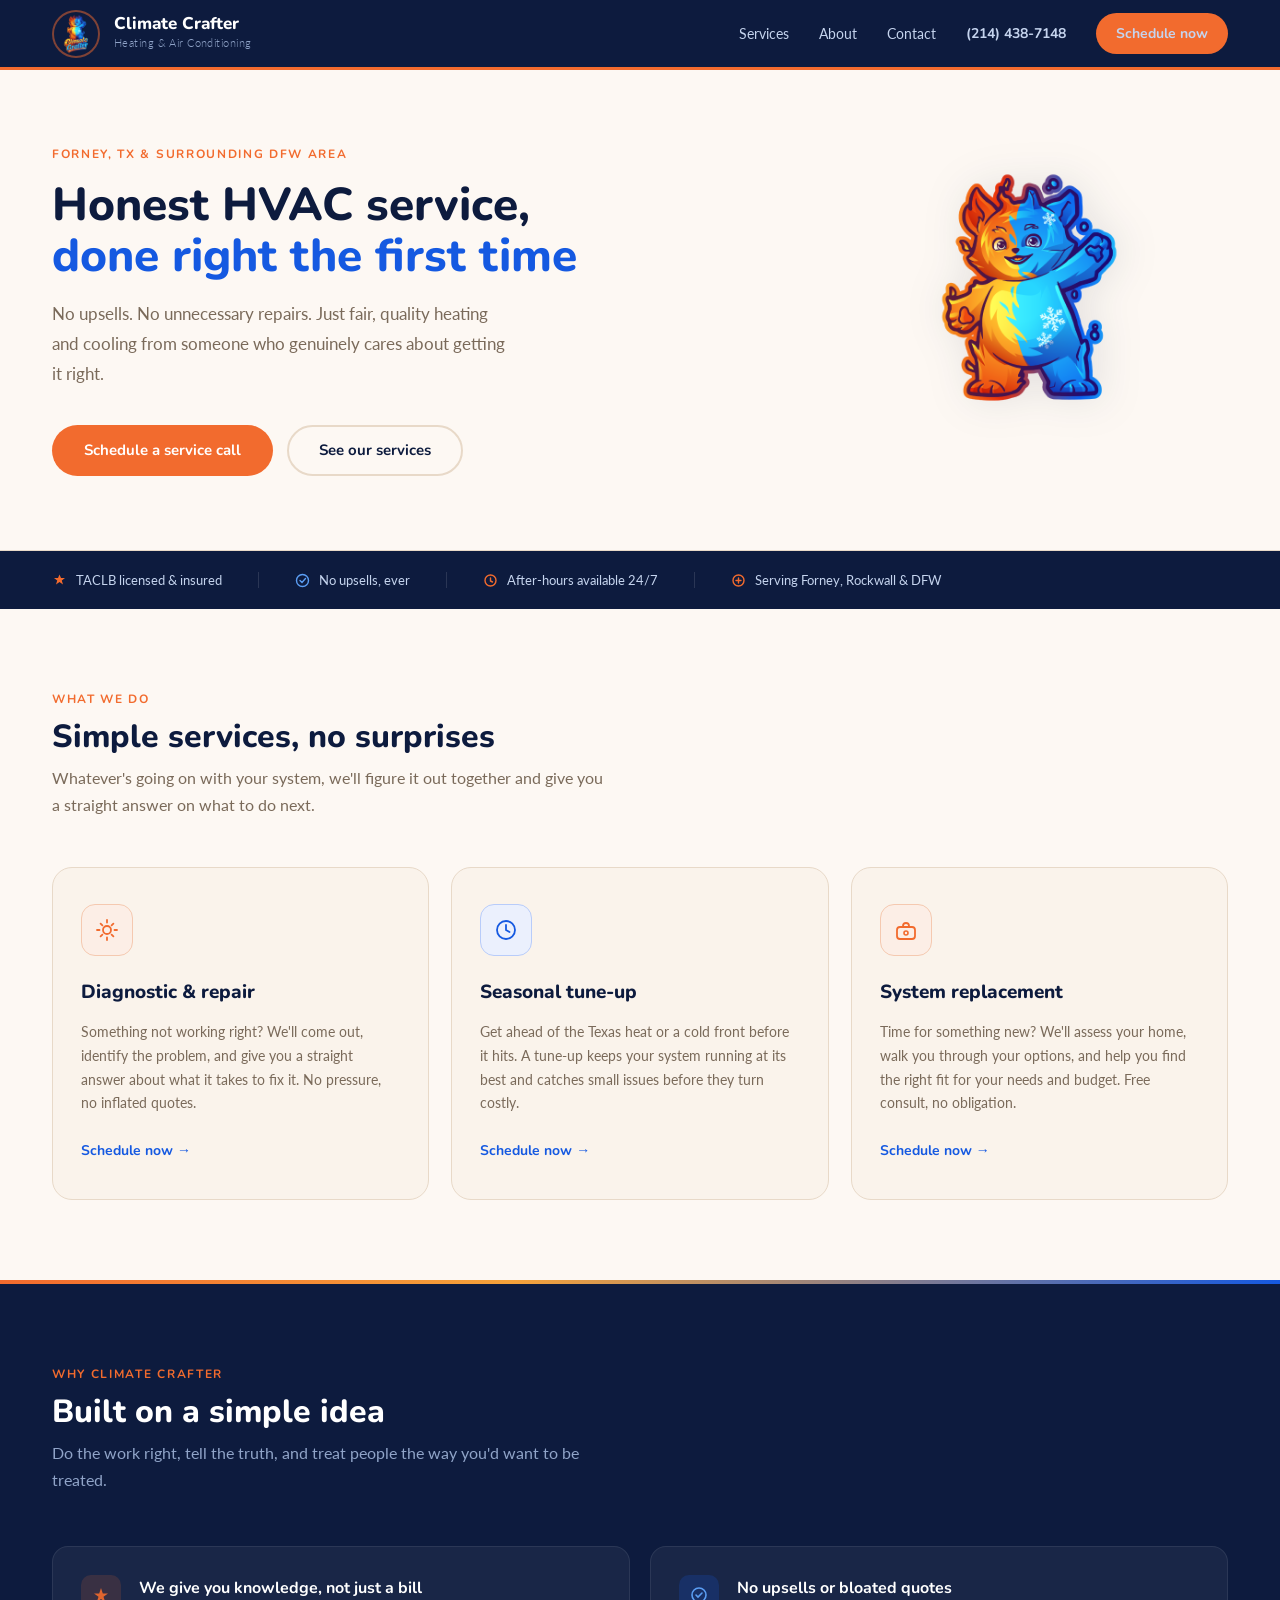
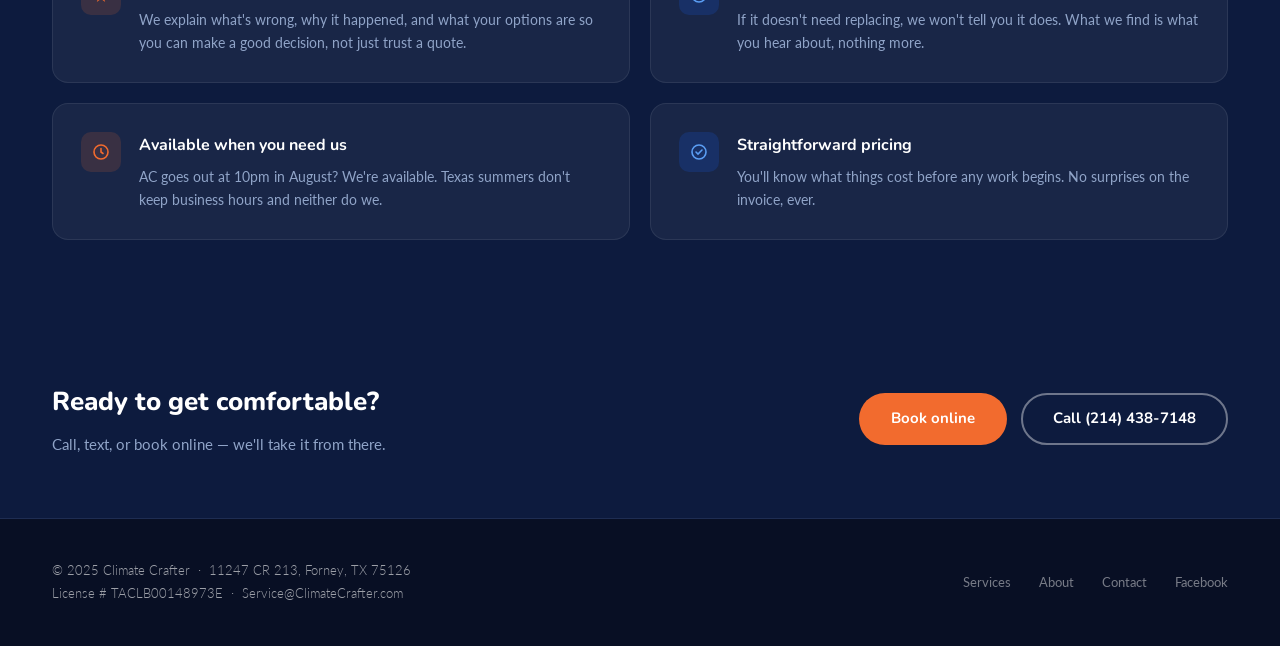
<file: index.html>
<!DOCTYPE html>
<html lang="en">
<head>
  <meta charset="UTF-8">
  <meta name="viewport" content="width=device-width, initial-scale=1.0">
  <title>Climate Crafter | Heating &amp; Air Conditioning | Forney, TX</title>
  <meta name="description" content="Quality HVAC service in Forney and the DFW area. No upsells, no unnecessary repairs. Licensed and insured. Call or text (214) 438-7148.">
  <link rel="stylesheet" href="style.css">
  <style>
    /* HERO */
    .cc-hero {
      background: var(--bg);
      padding: 0 52px;
      display: flex; align-items: stretch;
      min-height: 480px; overflow: hidden;
      border-bottom: 1px solid var(--border);
    }
    .cc-hero-text {
      flex: 1; display: flex; flex-direction: column;
      justify-content: center; padding: 64px 48px 64px 0;
    }
    .cc-hero-eyebrow {
      font-family: 'Nunito', sans-serif; font-size: 12px; font-weight: 700;
      letter-spacing: 0.14em; text-transform: uppercase;
      color: var(--orange); margin-bottom: 16px;
    }
    .cc-hero h1 { font-size: 46px; color: var(--navy); margin-bottom: 18px; line-height: 1.1; }
    .cc-hero h1 span { color: var(--blue); }
    .cc-hero-sub {
      font-size: 17px; color: var(--text-muted); line-height: 1.75;
      margin-bottom: 36px; max-width: 460px;
    }
    .cc-hero-actions { display: flex; gap: 14px; flex-wrap: wrap; align-items: center; }
    .cc-hero-mascot { flex-shrink: 0; display: flex; align-items: flex-end; height: 480px; }
    .cc-hero-mascot img { height: 85%; width: auto; filter: drop-shadow(4px 0 20px rgba(13,27,62,0.1)); }

    /* TRUST STRIP */
    .cc-trust {
      background: var(--navy); padding: 18px 52px;
      display: flex; align-items: center; gap: 36px; flex-wrap: wrap;
    }
    .cc-trust-item { display: flex; align-items: center; gap: 9px; white-space: nowrap; }
    .cc-trust-item span { font-size: 13px; color: var(--nav-text); }
    .cc-trust-sep { width: 1px; height: 16px; background: rgba(255,255,255,0.12); flex-shrink: 0; }

    /* SERVICES */
    .services-section { padding: 80px 52px; background: var(--bg); }
    .services-grid { display: grid; grid-template-columns: repeat(3, 1fr); gap: 22px; margin-top: 48px; }
    .service-card {
      background: var(--bg-card); border-radius: 20px;
      padding: 36px 28px; border: 1px solid var(--border);
      transition: transform 0.2s, box-shadow 0.2s, background 0.2s;
      display: flex; flex-direction: column;
    }
    .service-card:hover {
      transform: translateY(-4px); background: var(--bg-card-hover);
      box-shadow: 0 12px 32px rgba(13,27,62,0.08);
    }
    .service-icon {
      width: 52px; height: 52px; border-radius: 14px; margin-bottom: 20px;
      display: flex; align-items: center; justify-content: center;
    }
    .icon-o { background: var(--orange-soft); border: 1px solid var(--orange-border); }
    .icon-b { background: var(--blue-soft); border: 1px solid var(--blue-border); }
    .service-name { font-family: 'Nunito', sans-serif; font-size: 19px; font-weight: 800; color: var(--navy); margin-bottom: 12px; }
    .service-desc { font-size: 14px; color: var(--text-muted); line-height: 1.7; margin-bottom: 24px; flex: 1; }
    .service-link {
      font-family: 'Nunito', sans-serif; font-size: 14px; font-weight: 700;
      color: var(--blue); text-decoration: none;
      display: inline-flex; align-items: center; gap: 4px; transition: gap 0.15s;
    }
    .service-link:hover { gap: 8px; color: var(--navy); }

    /* WHY SECTION */
    .why-section { background: var(--navy); padding: 80px 52px; }
    .why-section .cc-section-label { color: var(--orange); }
    .why-section .cc-section-h2 { color: #fff; }
    .why-section .cc-section-sub { color: var(--nav-muted); }
    .why-grid { display: grid; grid-template-columns: repeat(2, 1fr); gap: 20px; margin-top: 52px; }
    .why-item {
      background: rgba(255,255,255,0.05); border-radius: 16px; padding: 28px;
      border: 1px solid rgba(255,255,255,0.08);
      display: flex; gap: 18px; align-items: flex-start;
      transition: background 0.2s;
    }
    .why-item:hover { background: rgba(255,255,255,0.08); }
    .why-icon {
      width: 40px; height: 40px; border-radius: 10px; flex-shrink: 0;
      display: flex; align-items: center; justify-content: center;
    }
    .wi-o { background: rgba(242,107,46,0.15); }
    .wi-b { background: rgba(21,89,225,0.2); }
    .why-title { font-family: 'Nunito', sans-serif; font-size: 16px; font-weight: 700; color: #fff; margin-bottom: 6px; }
    .why-body { font-size: 14px; color: var(--nav-muted); line-height: 1.65; }

    @media (max-width: 768px) {
      .cc-hero { flex-direction: column; padding: 0 20px; min-height: auto; }
      .cc-hero-text { padding: 48px 0 32px; }
      .cc-hero h1 { font-size: 32px; }
      .cc-hero-mascot { height: 280px; align-self: center; }
      .cc-trust { padding: 18px 20px; gap: 18px; }
      .services-section, .why-section { padding: 56px 20px; }
      .services-grid { grid-template-columns: 1fr; }
      .why-grid { grid-template-columns: 1fr; }
    }
  </style>
</head>
<body>

  <nav class="cc-nav">
    <a class="cc-nav-logo" href="index.html">
      <div class="cc-logo-circle"><img src="logo.png" alt="Climate Crafter mascot"></div>
      <div class="cc-logo-text">
        <div class="name">Climate Crafter</div>
        <div class="sub">Heating &amp; Air Conditioning</div>
      </div>
    </a>
    <button class="cc-nav-hamburger" onclick="document.querySelector('.cc-nav-links').classList.toggle('open')" aria-label="Menu">
      <span></span><span></span><span></span>
    </button>
    <div class="cc-nav-links">
      <a href="services.html">Services</a>
      <a href="about.html">About</a>
      <a href="contact.html">Contact</a>
      <a class="cc-nav-phone" href="tel:2144387148">(214) 438-7148</a>
      <a class="cc-btn-nav" href="contact.html">Schedule now</a>
    </div>
  </nav>

  <section class="cc-hero">
    <div class="cc-hero-text">
      <div class="cc-hero-eyebrow">Forney, TX &amp; surrounding DFW area</div>
      <h1>Honest HVAC service,<br><span>done right the first time</span></h1>
      <p class="cc-hero-sub">No upsells. No unnecessary repairs. Just fair, quality heating and cooling from someone who genuinely cares about getting it right.</p>
      <div class="cc-hero-actions">
        <a class="cc-btn-primary" href="contact.html">Schedule a service call</a>
        <a class="cc-btn-secondary" href="services.html">See our services</a>
      </div>
    </div>
    <div class="cc-hero-mascot">
      <img src="logo2.png" alt="Climate Crafter mascot">
    </div>
  </section>

  <div class="cc-trust">
    <div class="cc-trust-item">
      <svg width="15" height="15" viewBox="0 0 15 15" fill="none"><path d="M7.5 1.5L9 5h4l-3.2 2.4 1.2 4L7.5 9l-3.5 2.4 1.2-4L2 5h4z" fill="#F26B2E"/></svg>
      <span>TACLB licensed &amp; insured</span>
    </div>
    <div class="cc-trust-sep"></div>
    <div class="cc-trust-item">
      <svg width="15" height="15" viewBox="0 0 15 15" fill="none"><circle cx="7.5" cy="7.5" r="6" stroke="#5b9ef4" stroke-width="1.4"/><path d="M5 7.5l2 2 3.5-4" stroke="#5b9ef4" stroke-width="1.4" stroke-linecap="round"/></svg>
      <span>No upsells, ever</span>
    </div>
    <div class="cc-trust-sep"></div>
    <div class="cc-trust-item">
      <svg width="15" height="15" viewBox="0 0 15 15" fill="none"><circle cx="7.5" cy="7.5" r="5.5" stroke="#F26B2E" stroke-width="1.4"/><path d="M7.5 5v3l2 1" stroke="#F26B2E" stroke-width="1.4" stroke-linecap="round"/></svg>
      <span>After-hours available 24/7</span>
    </div>
    <div class="cc-trust-sep"></div>
    <div class="cc-trust-item">
      <svg width="15" height="15" viewBox="0 0 15 15" fill="none"><path d="M7.5 2C4.46 2 2 4.46 2 7.5S4.46 13 7.5 13 13 10.54 13 7.5 10.54 2 7.5 2z" stroke="#F26B2E" stroke-width="1.4"/><path d="M5 7.5h5M7.5 5v5" stroke="#F26B2E" stroke-width="1.4" stroke-linecap="round"/></svg>
      <span>Serving Forney, Rockwall &amp; DFW</span>
    </div>
  </div>

  <section class="services-section">
    <div class="cc-section-label">What we do</div>
    <h2 class="cc-section-h2">Simple services, no surprises</h2>
    <p class="cc-section-sub">Whatever's going on with your system, we'll figure it out together and give you a straight answer on what to do next.</p>
    <div class="services-grid">
      <div class="service-card">
        <div class="service-icon icon-o">
          <svg width="24" height="24" viewBox="0 0 24 24" fill="none"><circle cx="12" cy="12" r="4" stroke="#F26B2E" stroke-width="1.8"/><path d="M12 2v2.5M12 19.5V22M2 12h2.5M19.5 12H22M5.6 5.6l1.8 1.8M16.6 16.6l1.8 1.8M5.6 18.4l1.8-1.8M16.6 7.4l1.8-1.8" stroke="#F26B2E" stroke-width="1.8" stroke-linecap="round"/></svg>
        </div>
        <div class="service-name">Diagnostic &amp; repair</div>
        <p class="service-desc">Something not working right? We'll come out, identify the problem, and give you a straight answer about what it takes to fix it. No pressure, no inflated quotes.</p>
        <a class="service-link" href="contact.html">Schedule now &rarr;</a>
      </div>
      <div class="service-card">
        <div class="service-icon icon-b">
          <svg width="24" height="24" viewBox="0 0 24 24" fill="none"><circle cx="12" cy="12" r="9" stroke="#1559E1" stroke-width="1.8"/><path d="M12 7v5l3.5 2" stroke="#1559E1" stroke-width="1.8" stroke-linecap="round"/></svg>
        </div>
        <div class="service-name">Seasonal tune-up</div>
        <p class="service-desc">Get ahead of the Texas heat or a cold front before it hits. A tune-up keeps your system running at its best and catches small issues before they turn costly.</p>
        <a class="service-link" href="contact.html">Schedule now &rarr;</a>
      </div>
      <div class="service-card">
        <div class="service-icon icon-o">
          <svg width="24" height="24" viewBox="0 0 24 24" fill="none"><rect x="3" y="9" width="18" height="12" rx="3" stroke="#F26B2E" stroke-width="1.8"/><path d="M9 9V8a3 3 0 016 0v1" stroke="#F26B2E" stroke-width="1.8" stroke-linecap="round"/><circle cx="12" cy="15" r="2" stroke="#F26B2E" stroke-width="1.6"/></svg>
        </div>
        <div class="service-name">System replacement</div>
        <p class="service-desc">Time for something new? We'll assess your home, walk you through your options, and help you find the right fit for your needs and budget. Free consult, no obligation.</p>
        <a class="service-link" href="contact.html">Schedule now &rarr;</a>
      </div>
    </div>
  </section>

  <div class="divider-gradient"></div>

  <section class="why-section">
    <div class="cc-section-label">Why Climate Crafter</div>
    <h2 class="cc-section-h2">Built on a simple idea</h2>
    <p class="cc-section-sub">Do the work right, tell the truth, and treat people the way you'd want to be treated.</p>
    <div class="why-grid">
      <div class="why-item">
        <div class="why-icon wi-o">
          <svg width="20" height="20" viewBox="0 0 20 20" fill="none"><path d="M10 3l1.8 5.5H17l-4.5 3.3 1.7 5.2L10 14l-4.2 3 1.7-5.2L3 8.5h5.2z" fill="#F26B2E" opacity="0.9"/></svg>
        </div>
        <div>
          <div class="why-title">We give you knowledge, not just a bill</div>
          <div class="why-body">We explain what's wrong, why it happened, and what your options are so you can make a good decision, not just trust a quote.</div>
        </div>
      </div>
      <div class="why-item">
        <div class="why-icon wi-b">
          <svg width="20" height="20" viewBox="0 0 20 20" fill="none"><circle cx="10" cy="10" r="7" stroke="#5b9ef4" stroke-width="1.6"/><path d="M7 10l2 2 4-4" stroke="#5b9ef4" stroke-width="1.6" stroke-linecap="round"/></svg>
        </div>
        <div>
          <div class="why-title">No upsells or bloated quotes</div>
          <div class="why-body">If it doesn't need replacing, we won't tell you it does. What we find is what you hear about, nothing more.</div>
        </div>
      </div>
      <div class="why-item">
        <div class="why-icon wi-o">
          <svg width="20" height="20" viewBox="0 0 20 20" fill="none"><circle cx="10" cy="10" r="7" stroke="#F26B2E" stroke-width="1.6"/><path d="M10 6.5V10l2 1.5" stroke="#F26B2E" stroke-width="1.6" stroke-linecap="round"/></svg>
        </div>
        <div>
          <div class="why-title">Available when you need us</div>
          <div class="why-body">AC goes out at 10pm in August? We're available. Texas summers don't keep business hours and neither do we.</div>
        </div>
      </div>
      <div class="why-item">
        <div class="why-icon wi-b">
          <svg width="20" height="20" viewBox="0 0 20 20" fill="none"><path d="M10 3C6.13 3 3 6.13 3 10s3.13 7 7 7 7-3.13 7-7-3.13-7-7-7z" stroke="#5b9ef4" stroke-width="1.6"/><path d="M7 10l2 2 4-4" stroke="#5b9ef4" stroke-width="1.6" stroke-linecap="round"/></svg>
        </div>
        <div>
          <div class="why-title">Straightforward pricing</div>
          <div class="why-body">You'll know what things cost before any work begins. No surprises on the invoice, ever.</div>
        </div>
      </div>
    </div>
  </section>

  <div class="cc-cta-band">
    <div>
      <div class="heading">Ready to get comfortable?</div>
      <div class="sub">Call, text, or book online — we'll take it from there.</div>
    </div>
    <div class="cc-cta-actions">
      <a class="cc-btn-primary" href="contact.html">Book online</a>
      <a class="cc-btn-outline-light" href="tel:2144387148">Call (214) 438-7148</a>
    </div>
  </div>

  <footer class="cc-footer">
    <div class="cc-footer-left">
      &copy; 2025 Climate Crafter &nbsp;&middot;&nbsp; 11247 CR 213, Forney, TX 75126<br>
      License # TACLB00148973E &nbsp;&middot;&nbsp; Service@ClimateCrafter.com
    </div>
    <div class="cc-footer-links">
      <a href="services.html">Services</a>
      <a href="about.html">About</a>
      <a href="contact.html">Contact</a>
      <a href="https://www.facebook.com/profile.php?id=61574477546319" target="_blank">Facebook</a>
    </div>
  </footer>

</body>
</html>
</file>
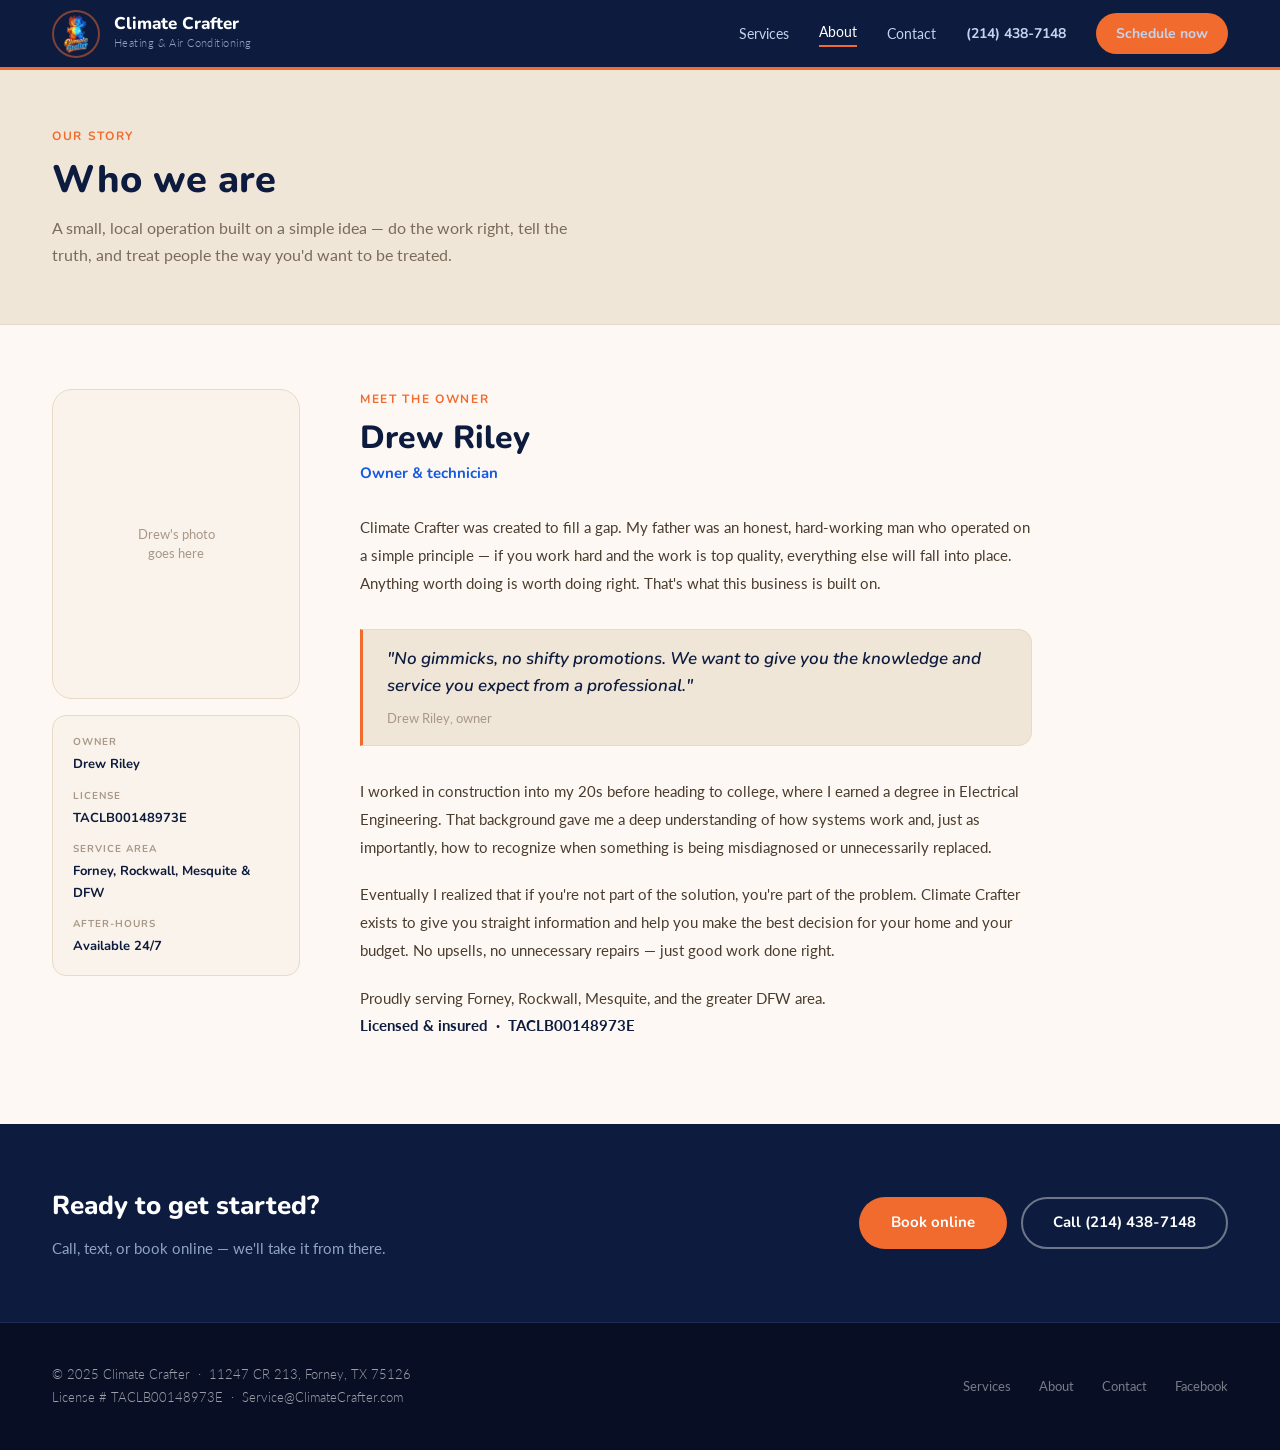
<file: about.html>
<!DOCTYPE html>
<html lang="en">
<head>
  <meta charset="UTF-8">
  <meta name="viewport" content="width=device-width, initial-scale=1.0">
  <title>About | Climate Crafter | Forney, TX HVAC</title>
  <meta name="description" content="Learn about Climate Crafter and owner Drew Riley — committed to quality work, fair pricing, and giving customers the knowledge to make good decisions.">
  <link rel="stylesheet" href="style.css">
  <style>
    .about-body { padding: 64px 52px; background: var(--bg); }
    .about-layout { display: flex; gap: 60px; align-items: flex-start; max-width: 980px; }

    .about-photo-col { flex-shrink: 0; width: 248px; }
    .about-photo-frame {
      width: 248px; height: 310px; border-radius: 20px;
      background: var(--bg-card); border: 1px solid var(--border);
      display: flex; align-items: center; justify-content: center;
      flex-direction: column; gap: 10px; overflow: hidden;
    }
    .about-photo-frame img { width: 100%; height: 100%; object-fit: cover; border-radius: 20px; }
    .photo-label { font-size: 13px; color: var(--text-light); text-align: center; line-height: 1.5; padding: 0 20px; }

    .about-creds {
      margin-top: 16px; background: var(--bg-card);
      border-radius: 14px; padding: 18px 20px; border: 1px solid var(--border);
    }
    .cred-row { margin-bottom: 12px; }
    .cred-row:last-child { margin-bottom: 0; }
    .cred-label { font-size: 10px; font-weight: 700; letter-spacing: 0.1em; text-transform: uppercase; color: var(--text-light); margin-bottom: 2px; font-family: 'Nunito', sans-serif; }
    .cred-val { font-size: 13px; font-weight: 700; color: var(--navy); font-family: 'Nunito', sans-serif; }

    .about-text { flex: 1; }
    .about-text h2 { font-size: 32px; color: var(--navy); margin-bottom: 4px; }
    .about-subtitle { font-size: 15px; color: var(--blue); font-weight: 700; margin-bottom: 28px; font-family: 'Nunito', sans-serif; }
    .about-text p { font-size: 15px; color: #4a3c2e; line-height: 1.85; margin-bottom: 20px; }

    .pullquote {
      border-left: 3px solid var(--orange); padding: 16px 24px;
      margin: 32px 0; background: var(--bg-deep); border-radius: 0 14px 14px 0;
      border: 1px solid var(--border); border-left: 3px solid var(--orange);
    }
    .pullquote p { font-size: 17px; color: var(--navy); font-style: italic; margin: 0 0 8px; line-height: 1.55; font-family: 'Nunito', sans-serif; font-weight: 600; }
    .pullquote .attr { font-size: 13px; color: var(--text-light); font-style: normal; }

    .about-sig { font-size: 14px; color: var(--text-muted); margin-top: 6px; line-height: 1.8; }
    .about-sig strong { color: var(--navy); font-weight: 700; }

    @media (max-width: 768px) {
      .about-body { padding: 40px 20px; }
      .about-layout { flex-direction: column; gap: 32px; }
      .about-photo-col { width: 100%; }
      .about-photo-frame { width: 100%; height: 260px; }
    }
  </style>
</head>
<body>

  <nav class="cc-nav">
    <a class="cc-nav-logo" href="index.html">
      <div class="cc-logo-circle"><img src="logo.png" alt="Climate Crafter mascot"></div>
      <div class="cc-logo-text">
        <div class="name">Climate Crafter</div>
        <div class="sub">Heating &amp; Air Conditioning</div>
      </div>
    </a>
    <button class="cc-nav-hamburger" onclick="document.querySelector('.cc-nav-links').classList.toggle('open')" aria-label="Menu">
      <span></span><span></span><span></span>
    </button>
    <div class="cc-nav-links">
      <a href="services.html">Services</a>
      <a href="about.html" class="active">About</a>
      <a href="contact.html">Contact</a>
      <a class="cc-nav-phone" href="tel:2144387148">(214) 438-7148</a>
      <a class="cc-btn-nav" href="contact.html">Schedule now</a>
    </div>
  </nav>

  <div class="page-hero">
    <div class="page-hero-eyebrow">Our story</div>
    <h1>Who we are</h1>
    <p>A small, local operation built on a simple idea — do the work right, tell the truth, and treat people the way you'd want to be treated.</p>
  </div>

  <div class="about-body">
    <div class="about-layout">

      <div class="about-photo-col">
        <div class="about-photo-frame">
          <div class="photo-label">Drew's photo<br>goes here</div>
        </div>
        <div class="about-creds">
          <div class="cred-row">
            <div class="cred-label">Owner</div>
            <div class="cred-val">Drew Riley</div>
          </div>
          <div class="cred-row">
            <div class="cred-label">License</div>
            <div class="cred-val">TACLB00148973E</div>
          </div>
          <div class="cred-row">
            <div class="cred-label">Service area</div>
            <div class="cred-val">Forney, Rockwall, Mesquite &amp; DFW</div>
          </div>
          <div class="cred-row">
            <div class="cred-label">After-hours</div>
            <div class="cred-val">Available 24/7</div>
          </div>
        </div>
      </div>

      <div class="about-text">
        <div class="cc-section-label">Meet the owner</div>
        <h2>Drew Riley</h2>
        <div class="about-subtitle">Owner &amp; technician</div>

        <p>Climate Crafter was created to fill a gap. My father was an honest, hard-working man who operated on a simple principle — if you work hard and the work is top quality, everything else will fall into place. Anything worth doing is worth doing right. That's what this business is built on.</p>

        <div class="pullquote">
          <p>"No gimmicks, no shifty promotions. We want to give you the knowledge and service you expect from a professional."</p>
          <div class="attr">Drew Riley, owner</div>
        </div>

        <p>I worked in construction into my 20s before heading to college, where I earned a degree in Electrical Engineering. That background gave me a deep understanding of how systems work and, just as importantly, how to recognize when something is being misdiagnosed or unnecessarily replaced.</p>

        <p>Eventually I realized that if you're not part of the solution, you're part of the problem. Climate Crafter exists to give you straight information and help you make the best decision for your home and your budget. No upsells, no unnecessary repairs — just good work done right.</p>

        <p class="about-sig">
          Proudly serving Forney, Rockwall, Mesquite, and the greater DFW area.<br>
          <strong>Licensed &amp; insured &nbsp;&middot;&nbsp; TACLB00148973E</strong>
        </p>
      </div>

    </div>
  </div>

  <div class="cc-cta-band">
    <div>
      <div class="heading">Ready to get started?</div>
      <div class="sub">Call, text, or book online — we'll take it from there.</div>
    </div>
    <div class="cc-cta-actions">
      <a class="cc-btn-primary" href="contact.html">Book online</a>
      <a class="cc-btn-outline-light" href="tel:2144387148">Call (214) 438-7148</a>
    </div>
  </div>

  <footer class="cc-footer">
    <div class="cc-footer-left">
      &copy; 2025 Climate Crafter &nbsp;&middot;&nbsp; 11247 CR 213, Forney, TX 75126<br>
      License # TACLB00148973E &nbsp;&middot;&nbsp; Service@ClimateCrafter.com
    </div>
    <div class="cc-footer-links">
      <a href="services.html">Services</a>
      <a href="about.html">About</a>
      <a href="contact.html">Contact</a>
      <a href="https://www.facebook.com/profile.php?id=61574477546319" target="_blank">Facebook</a>
    </div>
  </footer>

</body>
</html>
</file>
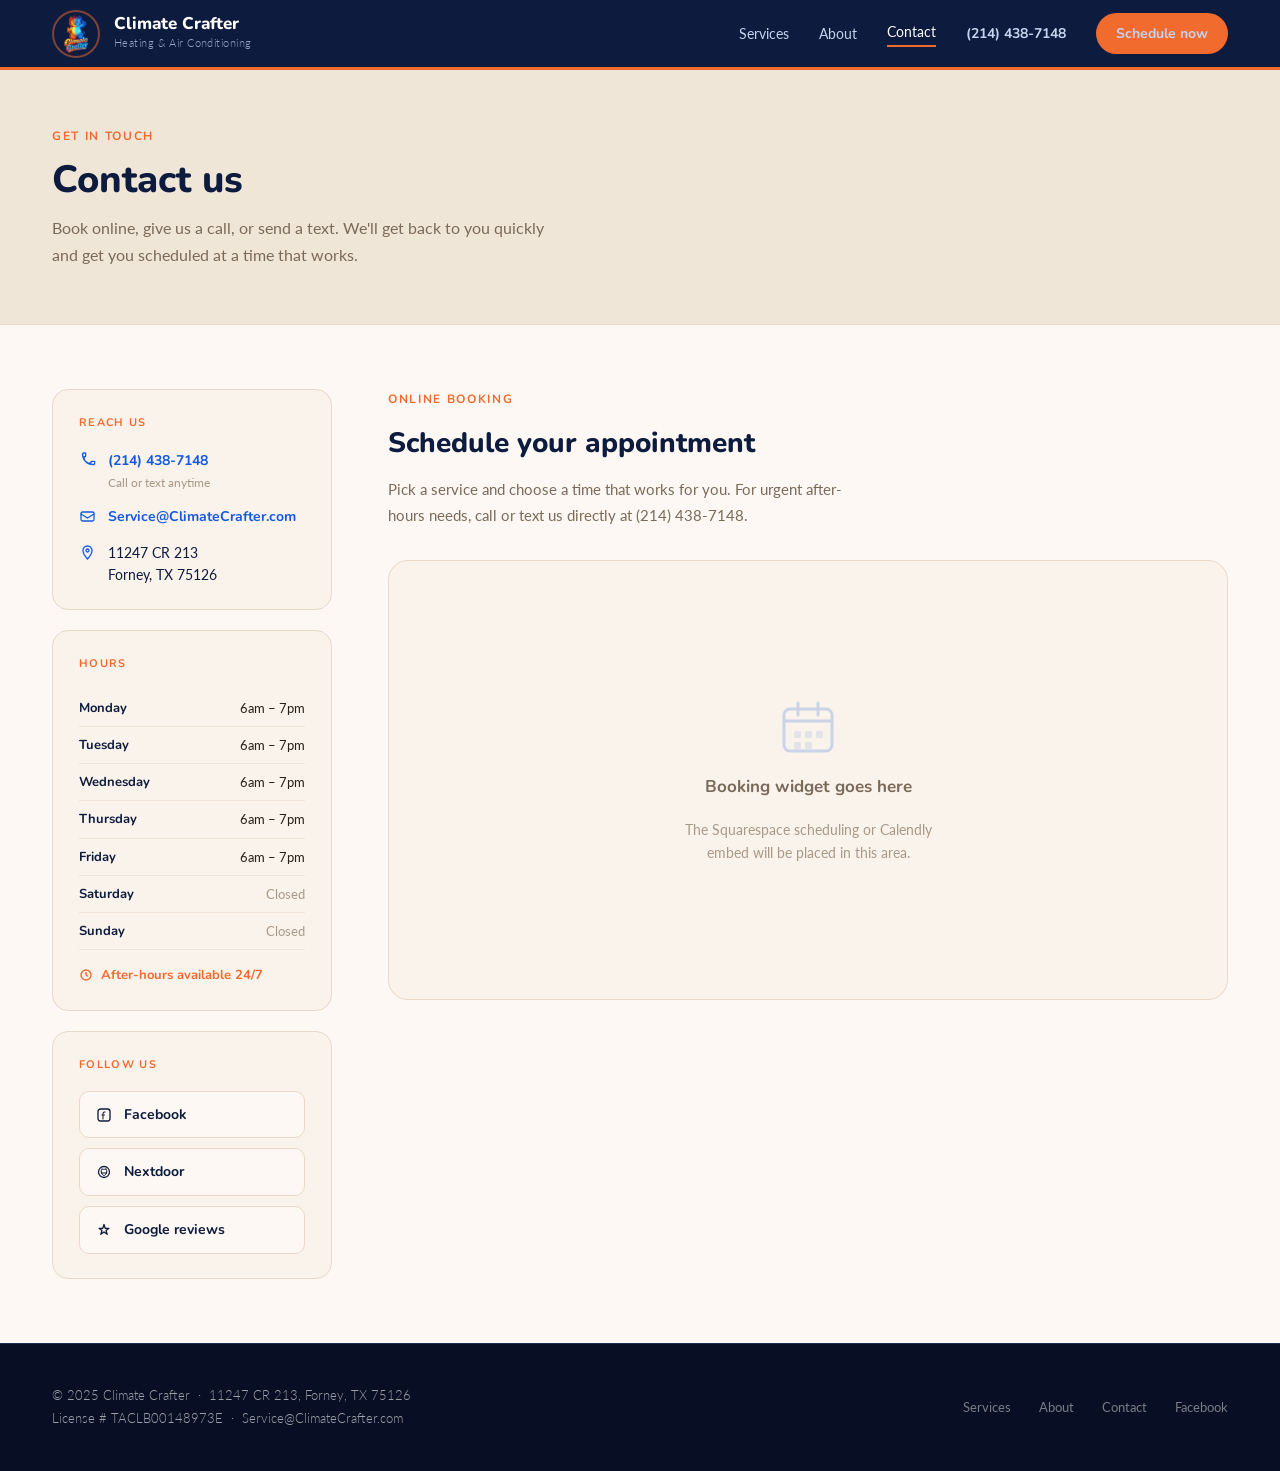
<file: contact.html>
<!DOCTYPE html>
<html lang="en">
<head>
  <meta charset="UTF-8">
  <meta name="viewport" content="width=device-width, initial-scale=1.0">
  <title>Contact | Climate Crafter | Schedule HVAC Service in Forney, TX</title>
  <meta name="description" content="Schedule HVAC service with Climate Crafter in Forney, TX. Book online, call, or text (214) 438-7148. After-hours available 24/7.">
  <link rel="stylesheet" href="style.css">
  <style>
    .contact-body { padding: 64px 52px; display: flex; gap: 56px; align-items: flex-start; background: var(--bg); }

    .contact-sidebar { width: 280px; flex-shrink: 0; display: flex; flex-direction: column; gap: 20px; }

    .contact-card {
      background: var(--bg-card); border-radius: 16px; padding: 24px 26px;
      border: 1px solid var(--border);
    }
    .contact-card-label {
      font-family: 'Nunito', sans-serif; font-size: 11px; font-weight: 700;
      letter-spacing: 0.12em; text-transform: uppercase; color: var(--orange);
      margin-bottom: 16px;
    }
    .contact-line {
      display: flex; align-items: flex-start; gap: 12px;
      font-size: 14px; color: var(--navy); margin-bottom: 14px; line-height: 1.55;
    }
    .contact-line:last-child { margin-bottom: 0; }
    .contact-line svg { flex-shrink: 0; margin-top: 2px; }
    .contact-line a { color: var(--blue); text-decoration: none; font-weight: 700; font-family: 'Nunito', sans-serif; }
    .contact-line a:hover { text-decoration: underline; }
    .contact-line .sub-text { font-size: 12px; color: var(--text-light); margin-top: 2px; }

    .hours-row {
      display: flex; justify-content: space-between; align-items: center;
      font-size: 13px; color: var(--text); padding: 7px 0;
      border-bottom: 1px solid var(--border-light);
    }
    .hours-row:last-of-type { border-bottom: none; }
    .hours-row .day { color: var(--navy); font-weight: 700; font-family: 'Nunito', sans-serif; }
    .hours-closed { color: var(--text-light); }
    .hours-after {
      margin-top: 14px; display: flex; align-items: center; gap: 8px;
      font-size: 13px; font-weight: 700; color: var(--orange); font-family: 'Nunito', sans-serif;
    }

    .social-list { display: flex; flex-direction: column; gap: 10px; }
    .social-link {
      display: flex; align-items: center; gap: 12px; font-size: 14px;
      color: var(--navy); text-decoration: none; padding: 11px 16px;
      border-radius: 10px; background: var(--bg); border: 1px solid var(--border);
      font-weight: 700; font-family: 'Nunito', sans-serif; transition: border-color 0.15s, background 0.15s;
    }
    .social-link:hover { border-color: var(--blue); background: var(--blue-soft); color: var(--blue); }

    .booking-col { flex: 1; }
    .booking-eyebrow {
      font-family: 'Nunito', sans-serif; font-size: 12px; font-weight: 700;
      letter-spacing: 0.14em; text-transform: uppercase; color: var(--orange); margin-bottom: 10px;
    }
    .booking-title { font-family: 'Nunito', sans-serif; font-size: 28px; font-weight: 800; color: var(--navy); margin-bottom: 10px; }
    .booking-sub { font-size: 15px; color: var(--text-muted); line-height: 1.7; margin-bottom: 32px; max-width: 480px; }

    .booking-placeholder {
      background: var(--bg-card); border: 1px solid var(--border);
      border-radius: 20px; min-height: 440px;
      display: flex; flex-direction: column; align-items: center;
      justify-content: center; gap: 16px; padding: 48px;
    }
    .booking-placeholder-icon { opacity: 0.2; }
    .booking-placeholder-title { font-family: 'Nunito', sans-serif; font-size: 17px; font-weight: 700; color: var(--text-muted); }
    .booking-placeholder-sub { font-size: 14px; color: var(--text-light); text-align: center; line-height: 1.65; max-width: 280px; }

    @media (max-width: 768px) {
      .contact-body { flex-direction: column; padding: 40px 20px; gap: 32px; }
      .contact-sidebar { width: 100%; }
    }
  </style>
</head>
<body>

  <nav class="cc-nav">
    <a class="cc-nav-logo" href="index.html">
      <div class="cc-logo-circle"><img src="logo.png" alt="Climate Crafter mascot"></div>
      <div class="cc-logo-text">
        <div class="name">Climate Crafter</div>
        <div class="sub">Heating &amp; Air Conditioning</div>
      </div>
    </a>
    <button class="cc-nav-hamburger" onclick="document.querySelector('.cc-nav-links').classList.toggle('open')" aria-label="Menu">
      <span></span><span></span><span></span>
    </button>
    <div class="cc-nav-links">
      <a href="services.html">Services</a>
      <a href="about.html">About</a>
      <a href="contact.html" class="active">Contact</a>
      <a class="cc-nav-phone" href="tel:2144387148">(214) 438-7148</a>
      <a class="cc-btn-nav" href="contact.html">Schedule now</a>
    </div>
  </nav>

  <div class="page-hero">
    <div class="page-hero-eyebrow">Get in touch</div>
    <h1>Contact us</h1>
    <p>Book online, give us a call, or send a text. We'll get back to you quickly and get you scheduled at a time that works.</p>
  </div>

  <div class="contact-body">

    <div class="contact-sidebar">

      <div class="contact-card">
        <div class="contact-card-label">Reach us</div>
        <div class="contact-line">
          <svg width="17" height="17" viewBox="0 0 17 17" fill="none"><path d="M3.5 3.5A1.5 1.5 0 015 2h.9a.75.75 0 01.75.75v2.25a.75.75 0 01-.75.75H5.5a.5.5 0 00-.5.5v.5A5.5 5.5 0 0011 12h.5a.5.5 0 00.5-.5v-.4a.75.75 0 01.75-.75h2.25a.75.75 0 01.75.75v.9A1.5 1.5 0 0114 13.5C8.2 13.5 3.5 8.8 3.5 3z" stroke="#1559E1" stroke-width="1.3"/></svg>
          <div>
            <a href="tel:2144387148">(214) 438-7148</a>
            <div class="sub-text">Call or text anytime</div>
          </div>
        </div>
        <div class="contact-line">
          <svg width="17" height="17" viewBox="0 0 17 17" fill="none"><rect x="2" y="4" width="13" height="9" rx="1.5" stroke="#1559E1" stroke-width="1.3"/><path d="M2 6l6.5 4L15 6" stroke="#1559E1" stroke-width="1.3" stroke-linecap="round"/></svg>
          <a href="mailto:Service@ClimateCrafter.com">Service@ClimateCrafter.com</a>
        </div>
        <div class="contact-line">
          <svg width="17" height="17" viewBox="0 0 17 17" fill="none"><path d="M8.5 2a4.5 4.5 0 014.5 4.5c0 3.5-4.5 8.5-4.5 8.5S4 10 4 6.5A4.5 4.5 0 018.5 2z" stroke="#1559E1" stroke-width="1.3"/><circle cx="8.5" cy="6.5" r="1.5" stroke="#1559E1" stroke-width="1.3"/></svg>
          <div>11247 CR 213<br>Forney, TX 75126</div>
        </div>
      </div>

      <div class="contact-card">
        <div class="contact-card-label">Hours</div>
        <div class="hours-row"><span class="day">Monday</span><span>6am – 7pm</span></div>
        <div class="hours-row"><span class="day">Tuesday</span><span>6am – 7pm</span></div>
        <div class="hours-row"><span class="day">Wednesday</span><span>6am – 7pm</span></div>
        <div class="hours-row"><span class="day">Thursday</span><span>6am – 7pm</span></div>
        <div class="hours-row"><span class="day">Friday</span><span>6am – 7pm</span></div>
        <div class="hours-row"><span class="day">Saturday</span><span class="hours-closed">Closed</span></div>
        <div class="hours-row"><span class="day">Sunday</span><span class="hours-closed">Closed</span></div>
        <div class="hours-after">
          <svg width="14" height="14" viewBox="0 0 14 14" fill="none"><circle cx="7" cy="7" r="5" stroke="#F26B2E" stroke-width="1.4"/><path d="M7 4.5V7l1.5 1" stroke="#F26B2E" stroke-width="1.4" stroke-linecap="round"/></svg>
          After-hours available 24/7
        </div>
      </div>

      <div class="contact-card">
        <div class="contact-card-label">Follow us</div>
        <div class="social-list">
          <a class="social-link" href="https://www.facebook.com/profile.php?id=61574477546319" target="_blank">
            <svg width="16" height="16" viewBox="0 0 16 16" fill="none"><rect x="2" y="2" width="12" height="12" rx="2.5" stroke="currentColor" stroke-width="1.3"/><path d="M9 8.5H7.5v4H6.5v-4H5.5V7.5H6.5V6.5A2 2 0 018.5 4.5H9.5v1H8.5a1 1 0 00-1 1v1H9l-.2 1z" fill="currentColor"/></svg>
            Facebook
          </a>
          <a class="social-link" href="#" target="_blank">
            <svg width="16" height="16" viewBox="0 0 16 16" fill="none"><circle cx="8" cy="8" r="5.5" stroke="currentColor" stroke-width="1.3"/><path d="M5.5 9C6 10.5 7 11.5 8 11.5s2-1 2.5-2.5M5.5 9C5 7.5 5 6 6 5M5.5 9H10.5M10.5 9C11 7.5 11 6 10 5M6 5C7 5.5 8 5.5 10 5" stroke="currentColor" stroke-width="1" stroke-linecap="round"/></svg>
            Nextdoor
          </a>
          <a class="social-link" href="#" target="_blank">
            <svg width="16" height="16" viewBox="0 0 16 16" fill="none"><path d="M8 2.5l1.2 3.8H13l-3 2.2 1.2 3.8L8 10l-3.2 2.3 1.2-3.8-3-2.2h3.8z" stroke="currentColor" stroke-width="1.3" stroke-linejoin="round"/></svg>
            Google reviews
          </a>
        </div>
      </div>

    </div>

    <div class="booking-col">
      <div class="booking-eyebrow">Online booking</div>
      <div class="booking-title">Schedule your appointment</div>
      <p class="booking-sub">Pick a service and choose a time that works for you. For urgent after-hours needs, call or text us directly at (214) 438-7148.</p>
      <div class="booking-placeholder">
        <svg class="booking-placeholder-icon" width="60" height="60" viewBox="0 0 60 60" fill="none"><rect x="6" y="12" width="48" height="42" rx="6" stroke="#1559E1" stroke-width="3"/><path d="M6 24h48M20 6v12M40 6v12" stroke="#1559E1" stroke-width="3" stroke-linecap="round"/><rect x="16" y="34" width="7" height="7" rx="1.5" fill="#1559E1" opacity="0.5"/><rect x="27" y="34" width="7" height="7" rx="1.5" fill="#1559E1" opacity="0.5"/><rect x="38" y="34" width="7" height="7" rx="1.5" fill="#1559E1" opacity="0.5"/><rect x="16" y="45" width="7" height="7" rx="1.5" fill="#1559E1" opacity="0.5"/><rect x="27" y="45" width="7" height="7" rx="1.5" fill="#1559E1" opacity="0.5"/></svg>
        <div class="booking-placeholder-title">Booking widget goes here</div>
        <div class="booking-placeholder-sub">The Squarespace scheduling or Calendly embed will be placed in this area.</div>
      </div>
    </div>

  </div>

  <footer class="cc-footer">
    <div class="cc-footer-left">
      &copy; 2025 Climate Crafter &nbsp;&middot;&nbsp; 11247 CR 213, Forney, TX 75126<br>
      License # TACLB00148973E &nbsp;&middot;&nbsp; Service@ClimateCrafter.com
    </div>
    <div class="cc-footer-links">
      <a href="services.html">Services</a>
      <a href="about.html">About</a>
      <a href="contact.html">Contact</a>
      <a href="https://www.facebook.com/profile.php?id=61574477546319" target="_blank">Facebook</a>
    </div>
  </footer>

</body>
</html>
</file>
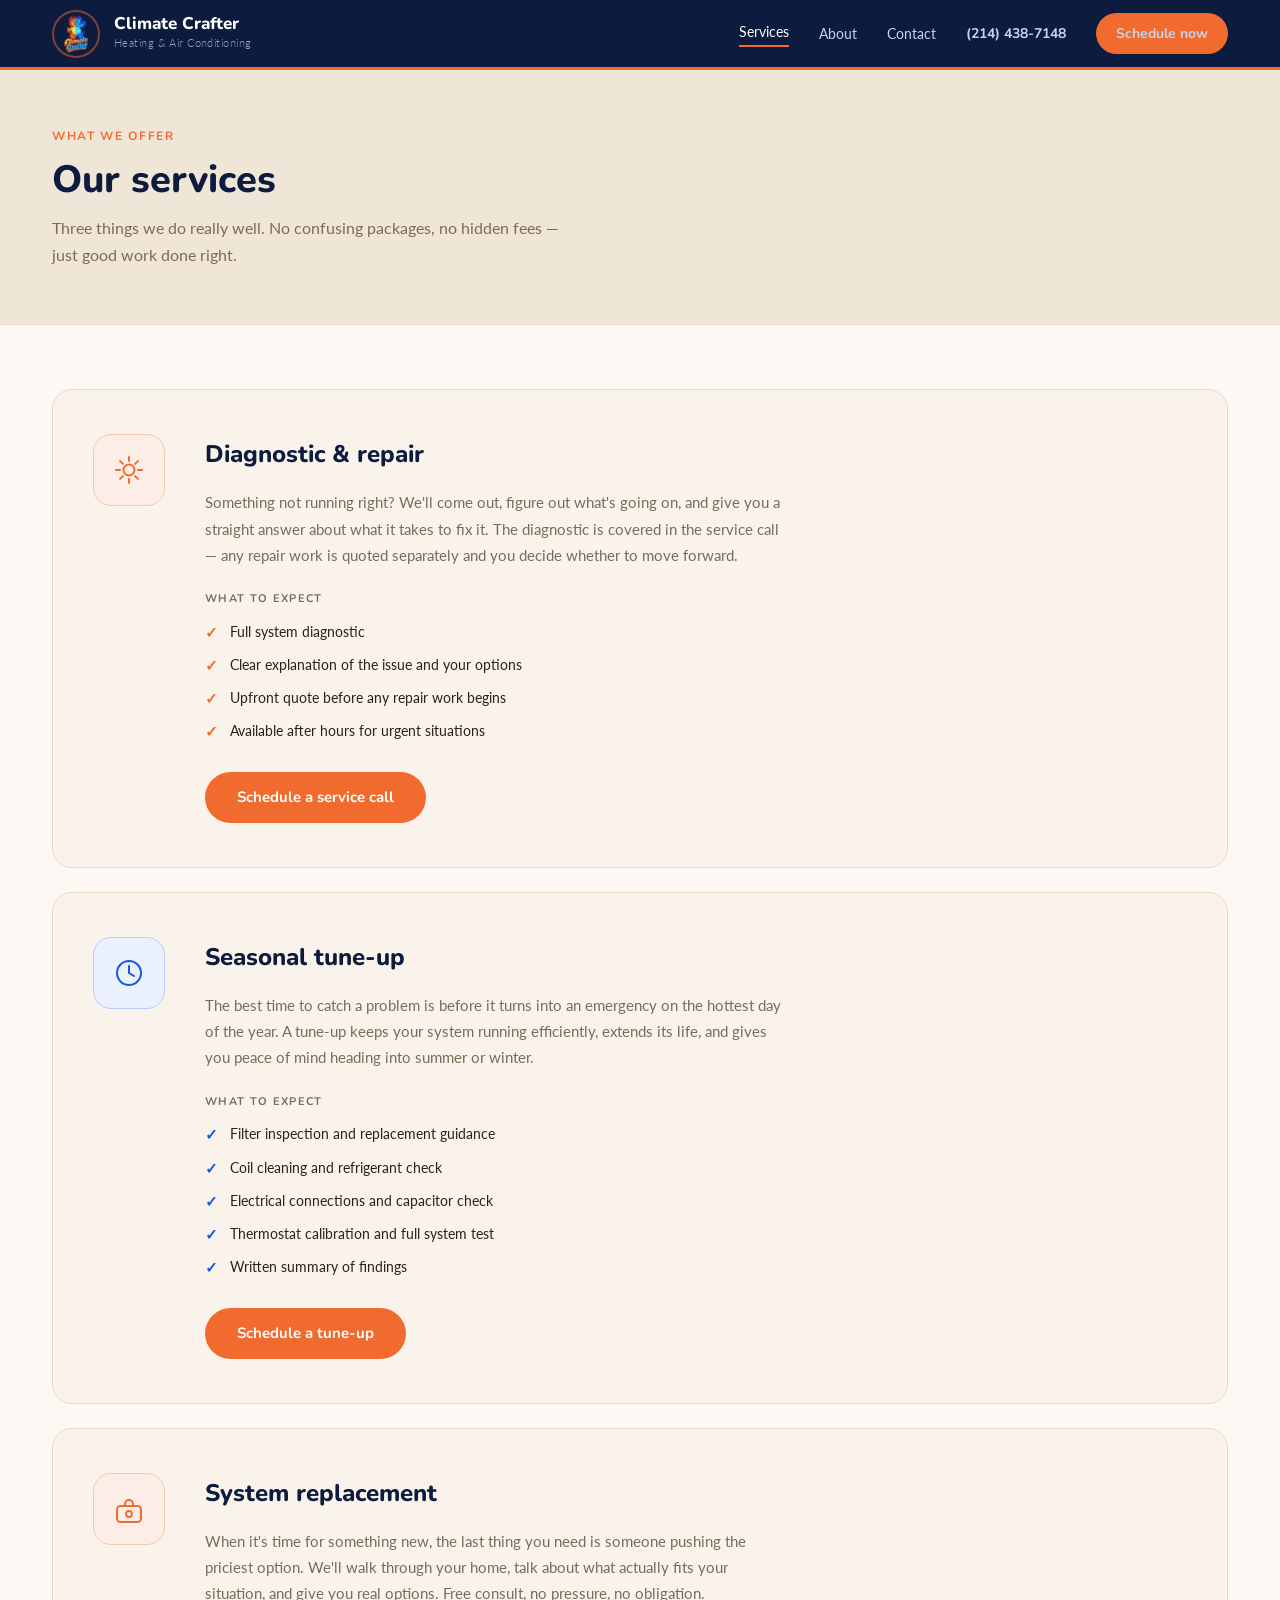
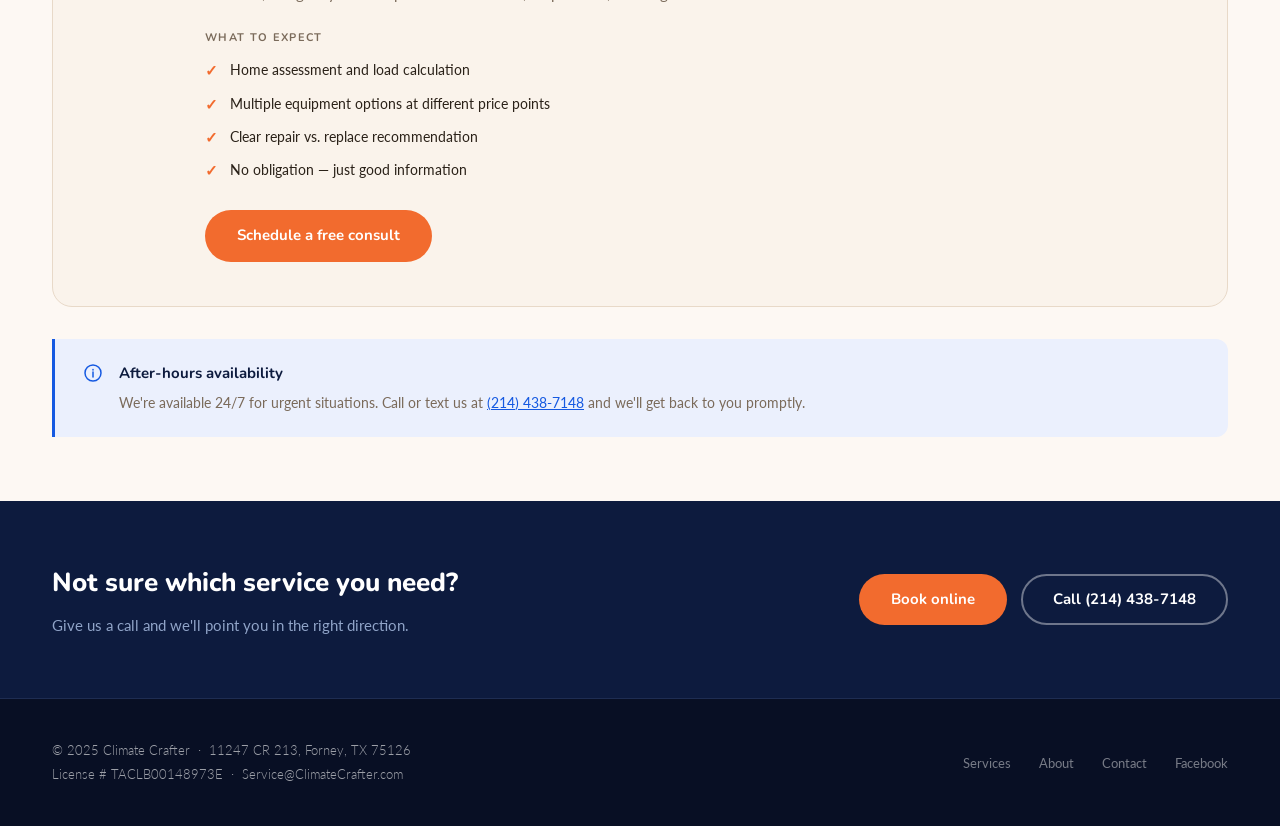
<file: services.html>
<!DOCTYPE html>
<html lang="en">
<head>
  <meta charset="UTF-8">
  <meta name="viewport" content="width=device-width, initial-scale=1.0">
  <title>Services | Climate Crafter | Forney, TX HVAC</title>
  <meta name="description" content="HVAC diagnostic and repair, seasonal tune-ups, and system replacement consultations in Forney and the DFW area. No surprises, no pressure.">
  <link rel="stylesheet" href="style.css">
  <style>
    .services-body { padding: 64px 52px; background: var(--bg); }

    .service-row {
      display: flex; gap: 40px; align-items: flex-start;
      background: var(--bg-card); border-radius: 20px;
      border: 1px solid var(--border); padding: 44px 40px;
      margin-bottom: 24px;
    }
    .service-row:last-child { margin-bottom: 0; }

    .service-row-icon {
      width: 72px; height: 72px; border-radius: 18px; flex-shrink: 0;
      display: flex; align-items: center; justify-content: center;
    }
    .svc-o { background: var(--orange-soft); border: 1px solid var(--orange-border); }
    .svc-b { background: var(--blue-soft); border: 1px solid var(--blue-border); }

    .service-row-name { font-family: 'Nunito', sans-serif; font-size: 24px; font-weight: 800; color: var(--navy); margin-bottom: 14px; }
    .service-row-desc { font-size: 15px; color: var(--text-muted); line-height: 1.75; margin-bottom: 22px; max-width: 580px; }

    .includes-label {
      font-family: 'Nunito', sans-serif; font-size: 11px; font-weight: 700;
      letter-spacing: 0.12em; text-transform: uppercase; color: var(--text-muted);
      margin-bottom: 12px;
    }
    .includes-list { display: flex; flex-direction: column; gap: 10px; margin-bottom: 28px; }
    .include-item { display: flex; align-items: flex-start; gap: 12px; font-size: 14px; color: var(--text); line-height: 1.55; }
    .chk-o { color: var(--orange); font-weight: 700; flex-shrink: 0; font-size: 15px; }
    .chk-b { color: var(--blue); font-weight: 700; flex-shrink: 0; font-size: 15px; }

    .info-note {
      background: var(--blue-soft); border-left: 3px solid var(--blue);
      border-radius: 0 12px 12px 0; padding: 22px 28px;
      margin: 32px 0 0; display: flex; gap: 16px; align-items: flex-start;
    }
    .info-note-title { font-family: 'Nunito', sans-serif; font-size: 15px; font-weight: 700; color: var(--navy); margin-bottom: 5px; }
    .info-note-body { font-size: 14px; color: var(--text-muted); line-height: 1.65; }

    @media (max-width: 768px) {
      .services-body { padding: 40px 20px; }
      .service-row { flex-direction: column; gap: 20px; padding: 28px 24px; }
      .service-row-icon { width: 56px; height: 56px; border-radius: 14px; }
    }
  </style>
</head>
<body>

  <nav class="cc-nav">
    <a class="cc-nav-logo" href="index.html">
      <div class="cc-logo-circle"><img src="logo.png" alt="Climate Crafter mascot"></div>
      <div class="cc-logo-text">
        <div class="name">Climate Crafter</div>
        <div class="sub">Heating &amp; Air Conditioning</div>
      </div>
    </a>
    <button class="cc-nav-hamburger" onclick="document.querySelector('.cc-nav-links').classList.toggle('open')" aria-label="Menu">
      <span></span><span></span><span></span>
    </button>
    <div class="cc-nav-links">
      <a href="services.html" class="active">Services</a>
      <a href="about.html">About</a>
      <a href="contact.html">Contact</a>
      <a class="cc-nav-phone" href="tel:2144387148">(214) 438-7148</a>
      <a class="cc-btn-nav" href="contact.html">Schedule now</a>
    </div>
  </nav>

  <div class="page-hero">
    <div class="page-hero-eyebrow">What we offer</div>
    <h1>Our services</h1>
    <p>Three things we do really well. No confusing packages, no hidden fees — just good work done right.</p>
  </div>

  <div class="services-body">

    <div class="service-row">
      <div class="service-row-icon svc-o">
        <svg width="32" height="32" viewBox="0 0 32 32" fill="none"><circle cx="16" cy="16" r="5.5" stroke="#F26B2E" stroke-width="2"/><path d="M16 3v4M16 25v4M3 16h4M25 16h4M7.1 7.1l2.8 2.8M22.1 22.1l2.8 2.8M7.1 24.9l2.8-2.8M22.1 9.9l2.8-2.8" stroke="#F26B2E" stroke-width="2" stroke-linecap="round"/></svg>
      </div>
      <div style="flex:1">
        <div class="service-row-name">Diagnostic &amp; repair</div>
        <p class="service-row-desc">Something not running right? We'll come out, figure out what's going on, and give you a straight answer about what it takes to fix it. The diagnostic is covered in the service call — any repair work is quoted separately and you decide whether to move forward.</p>
        <div class="includes-label">What to expect</div>
        <div class="includes-list">
          <div class="include-item"><span class="chk-o">&#10003;</span> Full system diagnostic</div>
          <div class="include-item"><span class="chk-o">&#10003;</span> Clear explanation of the issue and your options</div>
          <div class="include-item"><span class="chk-o">&#10003;</span> Upfront quote before any repair work begins</div>
          <div class="include-item"><span class="chk-o">&#10003;</span> Available after hours for urgent situations</div>
        </div>
        <a class="cc-btn-primary" href="contact.html">Schedule a service call</a>
      </div>
    </div>

    <div class="service-row">
      <div class="service-row-icon svc-b">
        <svg width="32" height="32" viewBox="0 0 32 32" fill="none"><circle cx="16" cy="16" r="12" stroke="#1559E1" stroke-width="2"/><path d="M16 9v7l5 3" stroke="#1559E1" stroke-width="2" stroke-linecap="round"/></svg>
      </div>
      <div style="flex:1">
        <div class="service-row-name">Seasonal tune-up</div>
        <p class="service-row-desc">The best time to catch a problem is before it turns into an emergency on the hottest day of the year. A tune-up keeps your system running efficiently, extends its life, and gives you peace of mind heading into summer or winter.</p>
        <div class="includes-label">What to expect</div>
        <div class="includes-list">
          <div class="include-item"><span class="chk-b">&#10003;</span> Filter inspection and replacement guidance</div>
          <div class="include-item"><span class="chk-b">&#10003;</span> Coil cleaning and refrigerant check</div>
          <div class="include-item"><span class="chk-b">&#10003;</span> Electrical connections and capacitor check</div>
          <div class="include-item"><span class="chk-b">&#10003;</span> Thermostat calibration and full system test</div>
          <div class="include-item"><span class="chk-b">&#10003;</span> Written summary of findings</div>
        </div>
        <a class="cc-btn-primary" href="contact.html">Schedule a tune-up</a>
      </div>
    </div>

    <div class="service-row">
      <div class="service-row-icon svc-o">
        <svg width="32" height="32" viewBox="0 0 32 32" fill="none"><rect x="4" y="13" width="24" height="16" rx="3.5" stroke="#F26B2E" stroke-width="2"/><path d="M12 13V11a4 4 0 018 0v2" stroke="#F26B2E" stroke-width="2" stroke-linecap="round"/><circle cx="16" cy="21" r="3" stroke="#F26B2E" stroke-width="1.8"/></svg>
      </div>
      <div style="flex:1">
        <div class="service-row-name">System replacement</div>
        <p class="service-row-desc">When it's time for something new, the last thing you need is someone pushing the priciest option. We'll walk through your home, talk about what actually fits your situation, and give you real options. Free consult, no pressure, no obligation.</p>
        <div class="includes-label">What to expect</div>
        <div class="includes-list">
          <div class="include-item"><span class="chk-o">&#10003;</span> Home assessment and load calculation</div>
          <div class="include-item"><span class="chk-o">&#10003;</span> Multiple equipment options at different price points</div>
          <div class="include-item"><span class="chk-o">&#10003;</span> Clear repair vs. replace recommendation</div>
          <div class="include-item"><span class="chk-o">&#10003;</span> No obligation — just good information</div>
        </div>
        <a class="cc-btn-primary" href="contact.html">Schedule a free consult</a>
      </div>
    </div>

    <div class="info-note">
      <svg width="20" height="20" viewBox="0 0 20 20" fill="none" style="flex-shrink:0;margin-top:2px"><circle cx="10" cy="10" r="8" stroke="#1559E1" stroke-width="1.5"/><path d="M10 9v5M10 6.5v.5" stroke="#1559E1" stroke-width="1.5" stroke-linecap="round"/></svg>
      <div>
        <div class="info-note-title">After-hours availability</div>
        <div class="info-note-body">We're available 24/7 for urgent situations. Call or text us at <a href="tel:2144387148">(214) 438-7148</a> and we'll get back to you promptly.</div>
      </div>
    </div>

  </div>

  <div class="cc-cta-band">
    <div>
      <div class="heading">Not sure which service you need?</div>
      <div class="sub">Give us a call and we'll point you in the right direction.</div>
    </div>
    <div class="cc-cta-actions">
      <a class="cc-btn-primary" href="contact.html">Book online</a>
      <a class="cc-btn-outline-light" href="tel:2144387148">Call (214) 438-7148</a>
    </div>
  </div>

  <footer class="cc-footer">
    <div class="cc-footer-left">
      &copy; 2025 Climate Crafter &nbsp;&middot;&nbsp; 11247 CR 213, Forney, TX 75126<br>
      License # TACLB00148973E &nbsp;&middot;&nbsp; Service@ClimateCrafter.com
    </div>
    <div class="cc-footer-links">
      <a href="services.html">Services</a>
      <a href="about.html">About</a>
      <a href="contact.html">Contact</a>
      <a href="https://www.facebook.com/profile.php?id=61574477546319" target="_blank">Facebook</a>
    </div>
  </footer>

</body>
</html>
</file>
<file: style.css>
@import url('https://fonts.googleapis.com/css2?family=Nunito:wght@400;500;600;700;800&family=Lato:wght@300;400;700&display=swap');

*, *::before, *::after { box-sizing: border-box; margin: 0; padding: 0; }

:root {
  --orange: #F26B2E;
  --orange-soft: #FCEEE6;
  --orange-border: #F5C9B0;
  --blue: #1559E1;
  --blue-soft: #EBF0FD;
  --blue-border: #B8CCFA;
  --blue-light: #5b9ef4;
  --navy: #0d1b3e;
  --navy-dark: #080f24;
  --navy-mid: #1a3060;

  /* Warm cream palette */
  --bg: #FDF8F3;
  --bg-card: #FAF3EB;
  --bg-card-hover: #F5EBE0;
  --bg-deep: #F0E6D8;
  --border: #E8D9C8;
  --border-light: #EFE4D6;

  --text: #2A2118;
  --text-muted: #7A6A5A;
  --text-light: #A89888;
  --nav-text: #c5d4ee;
  --nav-muted: #90a4c8;
}

html { scroll-behavior: smooth; }
body { font-family: 'Lato', sans-serif; color: var(--text); background: var(--bg); font-size: 16px; line-height: 1.7; }
h1, h2, h3, h4 { font-family: 'Nunito', sans-serif; font-weight: 800; line-height: 1.15; }
a { color: var(--blue); }
img { display: block; max-width: 100%; }

/* NAV */
.cc-nav {
  background: var(--navy); padding: 0 52px;
  display: flex; align-items: center; justify-content: space-between;
  height: 70px; border-bottom: 3px solid var(--orange);
  position: sticky; top: 0; z-index: 100;
}
.cc-nav-logo { display: flex; align-items: center; gap: 14px; text-decoration: none; }
.cc-logo-circle {
  width: 48px; height: 48px; border-radius: 50%; overflow: hidden;
  flex-shrink: 0; border: 2px solid rgba(242,107,46,0.5); background: var(--navy);
}
.cc-logo-circle img { width: 100%; height: 100%; object-fit: cover; }
.cc-logo-text .name { font-family: 'Nunito', sans-serif; font-size: 17px; font-weight: 800; color: #fff; line-height: 1.1; }
.cc-logo-text .sub { font-size: 11px; color: var(--nav-muted); letter-spacing: 0.04em; font-weight: 300; }
.cc-nav-links { display: flex; gap: 30px; align-items: center; }
.cc-nav-links a { color: var(--nav-text); font-size: 14px; text-decoration: none; transition: color 0.15s; }
.cc-nav-links a:hover { color: #fff; }
.cc-nav-links a.active { color: #fff; border-bottom: 2px solid var(--orange); padding-bottom: 2px; }
.cc-nav-phone { color: #fff; font-size: 14px; font-weight: 700; text-decoration: none; font-family: 'Nunito', sans-serif; }
.cc-nav-phone:hover { color: var(--nav-muted); }
.cc-btn-nav {
  background: var(--orange); color: #fff; font-size: 13px; font-weight: 700;
  padding: 9px 20px; border-radius: 50px; text-decoration: none;
  font-family: 'Nunito', sans-serif; transition: background 0.15s;
}
.cc-btn-nav:hover { background: #d95c22; color: #fff; }

/* BUTTONS */
.cc-btn-primary {
  background: var(--orange); color: #fff; font-size: 15px; font-weight: 700;
  padding: 13px 32px; border-radius: 50px; text-decoration: none;
  display: inline-block; font-family: 'Nunito', sans-serif;
  transition: background 0.15s, transform 0.1s;
}
.cc-btn-primary:hover { background: #d95c22; color: #fff; transform: translateY(-1px); }
.cc-btn-secondary {
  background: transparent; color: var(--navy); font-size: 15px; font-weight: 700;
  padding: 11px 30px; border-radius: 50px; text-decoration: none;
  display: inline-block; font-family: 'Nunito', sans-serif;
  border: 2px solid var(--border); transition: all 0.15s;
}
.cc-btn-secondary:hover { border-color: var(--navy); background: var(--navy); color: #fff; }
.cc-btn-outline-light {
  background: transparent; color: #fff; font-size: 15px; font-weight: 700;
  padding: 11px 30px; border-radius: 50px; text-decoration: none;
  display: inline-block; font-family: 'Nunito', sans-serif;
  border: 2px solid rgba(255,255,255,0.4); transition: all 0.15s;
}
.cc-btn-outline-light:hover { border-color: #fff; }

/* LABELS */
.cc-section-label {
  font-size: 12px; font-weight: 700; letter-spacing: 0.14em;
  text-transform: uppercase; color: var(--orange); margin-bottom: 10px;
  font-family: 'Nunito', sans-serif;
}
.cc-section-h2 { font-size: 32px; color: var(--navy); }
.cc-section-sub { font-size: 16px; color: var(--text-muted); line-height: 1.7; max-width: 560px; margin-top: 8px; }

/* PAGE HERO (inner pages) */
.page-hero {
  background: var(--bg-deep); padding: 56px 52px;
  border-bottom: 1px solid var(--border);
}
.page-hero-eyebrow {
  font-size: 12px; font-weight: 700; letter-spacing: 0.14em;
  text-transform: uppercase; color: var(--orange); margin-bottom: 12px;
  font-family: 'Nunito', sans-serif;
}
.page-hero h1 { font-size: 38px; color: var(--navy); margin-bottom: 12px; }
.page-hero p { font-size: 16px; color: var(--text-muted); max-width: 520px; line-height: 1.7; }

/* CTA BAND */
.cc-cta-band {
  background: var(--navy); padding: 60px 52px;
  display: flex; align-items: center; justify-content: space-between;
  gap: 28px; flex-wrap: wrap;
}
.cc-cta-band .heading { font-family: 'Nunito', sans-serif; font-size: 26px; font-weight: 800; color: #fff; margin-bottom: 8px; }
.cc-cta-band .sub { font-size: 15px; color: var(--nav-muted); }
.cc-cta-actions { display: flex; gap: 14px; flex-wrap: wrap; align-items: center; }

/* FOOTER */
.cc-footer {
  background: var(--navy-dark); padding: 40px 52px;
  display: flex; justify-content: space-between; align-items: center;
  gap: 20px; flex-wrap: wrap; border-top: 0.5px solid #1e2d52;
}
.cc-footer-left { font-size: 13px; color: rgba(255,255,255,0.6); line-height: 1.8; font-weight: 300; }
.cc-footer-links { display: flex; gap: 28px; }
.cc-footer-links a { font-size: 13px; color: rgba(255,255,255,0.45); text-decoration: none; transition: color 0.15s; }
.cc-footer-links a:hover { color: #fff; }

.divider-gradient { height: 4px; background: linear-gradient(90deg, var(--orange) 0%, #f5a23a 40%, var(--blue) 100%); }

.cc-nav-hamburger { display: none; background: none; border: none; cursor: pointer; padding: 4px; }
.cc-nav-hamburger span { display: block; width: 22px; height: 2px; background: #fff; margin: 5px 0; border-radius: 2px; }

@media (max-width: 768px) {
  .cc-nav { padding: 0 20px; }
  .cc-nav-hamburger { display: block; }
  .cc-nav-links {
    display: none; flex-direction: column; position: absolute;
    top: 70px; left: 0; right: 0; background: var(--navy);
    padding: 24px 20px; gap: 18px; border-bottom: 3px solid var(--orange); z-index: 99;
  }
  .cc-nav-links.open { display: flex; }
  .page-hero { padding: 40px 20px; }
  .page-hero h1 { font-size: 28px; }
  .cc-cta-band { padding: 44px 20px; }
  .cc-footer { padding: 28px 20px; flex-direction: column; align-items: flex-start; }
}
</file>
